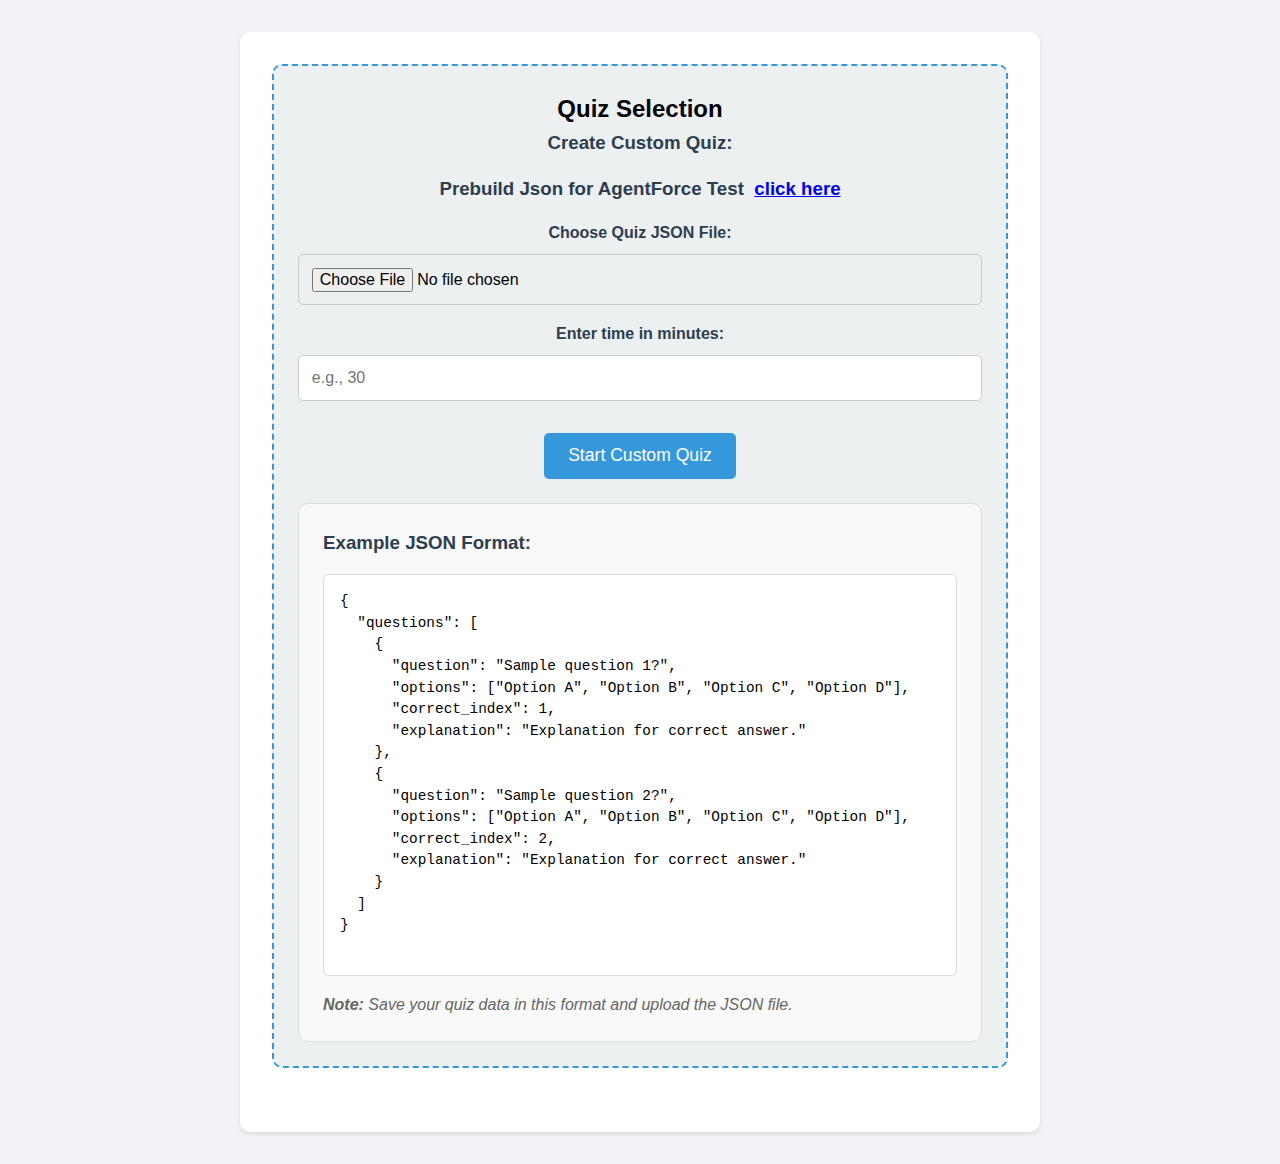
<file: index.html>
<!DOCTYPE html>
<html lang="en">
<head>
    <meta charset="UTF-8">
    <meta name="viewport" content="width=device-width, initial-scale=1.0">
    <title>Quiz Application</title>
    <link rel="stylesheet" href="styles.css">
</head>
<body>
    <div class="container">
        <!-- Upload Section -->
        <div id="upload-section">
            <h2>Quiz Selection</h2>
            
            <!-- Predefined Quizzes -->
            <!-- <div class="predefined-quizzes">
                <h3>Select a Predefined Quiz:</h3>
                <div class="quiz-options">
                    <button onclick="loadPredefinedQuiz('history')">History Quiz (5 mins)</button>
                    <button onclick="loadPredefinedQuiz('science')">Science Quiz (5 mins)</button>
                    <button onclick="loadPredefinedQuiz('math')">Math Quiz (5 mins)</button>
                </div>
            </div> -->

            <!-- <div class="divider">OR</div> -->

            <!-- Custom Quiz Section -->
            <div class="custom-quiz">
                <h3>Create Custom Quiz:</h3>
                <h3>Prebuild Json for AgentForce Test &nbsp;<a href="https://github.com/cksite/quize_app">click here</a></h3>
                <!-- File Upload -->
                <div class="upload-field">
                    <label for="json-upload">Choose Quiz JSON File:</label>
                    <input type="file" id="json-upload" accept=".json">
                </div>

                <!-- Time Input -->
                <div class="upload-field">
                    <label for="time-limit">Enter time in minutes:</label>
                    <input type="number" id="time-limit" placeholder="e.g., 30">
                </div>

                <!-- Start Quiz Button -->
                <button onclick="loadUploadedQuiz()">Start Custom Quiz</button>
            </div>

            <!-- Example JSON Format -->
            <div class="example-json">
                <h3>Example JSON Format:</h3>
                <pre>
{
  "questions": [
    {
      "question": "Sample question 1?",
      "options": ["Option A", "Option B", "Option C", "Option D"],
      "correct_index": 1,  <!-- Index of correct option (0-based) -->
      "explanation": "Explanation for correct answer."
    },
    {
      "question": "Sample question 2?",
      "options": ["Option A", "Option B", "Option C", "Option D"],
      "correct_index": 2,
      "explanation": "Explanation for correct answer."
    }
  ]
}
                </pre>
                <p><strong>Note:</strong> Save your quiz data in this format and upload the JSON file.</p>
            </div>
        </div>

        <!-- Quiz Section (Hidden Initially) -->
        <div id="quiz-section" class="hidden">
            <header>
                <h1 id="quiz-title">Quiz</h1> <!-- Dynamic Quiz Title -->
                <div id="timer">Time Left: 05:00</div>
            </header>

            <!-- Quiz Questions Container -->
            <div id="quiz-container"></div>

            <!-- Submit Button -->
            <div class="controls">
                <button id="submit-btn" onclick="submitQuiz()">Submit Quiz</button>
            </div>

            <!-- Results Section -->
            <div id="results" class="hidden"></div>
        </div>
    </div>

    <script src="script.js"></script>
</body>
</html>
</file>
<file: styles.css>
* {
    box-sizing: border-box;
    margin: 0;
    padding: 0;
    font-family: 'Segoe UI', Tahoma, Geneva, Verdana, sans-serif;
}

body {
    background-color: #f0f2f5;
    line-height: 1.6;
}

.container {
    max-width: 800px;
    margin: 2rem auto;
    padding: 2rem;
    background: white;
    border-radius: 10px;
    box-shadow: 0 2px 4px rgba(0, 0, 0, 0.1);
}

header {
    text-align: center;
    margin-bottom: 2rem;
}

/* Upload Section */
#upload-section {
    text-align: center;
    padding: 1.5rem;
    border: 2px dashed #3498db;
    border-radius: 10px;
    background: #ecf0f1;
    margin-bottom: 2rem;
}

.predefined-quizzes {
    margin-bottom: 2rem;
}

.predefined-quizzes h3 {
    margin-bottom: 1rem;
    color: #2c3e50;
}

.quiz-options {
    display: flex;
    flex-direction: column;
    gap: 1rem;
}

.quiz-options button {
    background: #2ecc71;
    color: white;
    border: none;
    padding: 0.8rem 1.5rem;
    border-radius: 5px;
    cursor: pointer;
    font-size: 1.1rem;
    transition: background 0.3s ease;
}

.quiz-options button:hover {
    background: #27ae60;
}

.divider {
    margin: 1.5rem 0;
    position: relative;
    text-align: center;
    color: #7f8c8d;
    font-weight: bold;
}

.divider::before, .divider::after {
    content: "";
    position: absolute;
    top: 50%;
    width: 45%;
    height: 1px;
    background: #bdc3c7;
}

.divider::before {
    left: 0;
}

.divider::after {
    right: 0;
}

.custom-quiz h3 {
    margin-bottom: 1rem;
    color: #2c3e50;
}

.upload-field {
    margin: 1rem 0;
}

.upload-field label {
    display: block;
    margin-bottom: 0.5rem;
    font-weight: bold;
    color: #2c3e50;
}

.upload-field input {
    display: block;
    width: 100%;
    padding: 0.8rem;
    margin: 0.5rem 0;
    border: 1px solid #ccc;
    border-radius: 5px;
    font-size: 1rem;
}

#upload-section button {
    background: #3498db;
    color: white;
    border: none;
    padding: 0.8rem 1.5rem;
    border-radius: 5px;
    cursor: pointer;
    font-size: 1.1rem;
    margin-top: 1rem;
}

#upload-section button:hover {
    background: #2980b9;
}

/* Example JSON Section */
.example-json {
    margin-top: 1.5rem;
    padding: 1.5rem;
    background: #f9f9f9;
    border: 1px solid #ddd;
    border-radius: 10px;
    text-align: left;
}

.example-json h3 {
    margin-bottom: 1rem;
    color: #2c3e50;
}

.example-json pre {
    background: #fff;
    padding: 1rem;
    border: 1px solid #ddd;
    border-radius: 5px;
    overflow-x: auto;
    font-family: 'Courier New', Courier, monospace;
    font-size: 0.9rem;
    line-height: 1.5;
}

.example-json p {
    margin-top: 1rem;
    font-style: italic;
    color: #666;
}

/* Quiz Section */
.hidden {
    display: none;
}

#quiz-section {
    margin-top: 2rem;
}

#quiz-title {
    color: #2c3e50;
}

#timer {
    font-size: 1.2rem;
    color: #e74c3c;
    margin: 1rem 0;
    font-weight: bold;
}

.question {
    margin: 1.5rem 0;
    padding: 1.5rem;
    border: 1px solid #eee;
    border-radius: 8px;
    background: #f8f9fa;
}

.question h3 {
    margin-bottom: 1rem;
    color: #2c3e50;
}

.options label {
    display: block;
    margin: 0.5rem 0;
    padding: 0.8rem;
    background: #fff;
    border: 1px solid #ddd;
    border-radius: 5px;
    cursor: pointer;
    transition: background 0.3s ease;
}

.options label:hover {
    background: #ecf0f1;
}

.options input[type="radio"] {
    margin-right: 1rem;
}

.controls {
    text-align: center;
    margin: 2rem 0;
}

button {
    background: #3498db;
    color: white;
    border: none;
    padding: 1rem 2rem;
    border-radius: 5px;
    cursor: pointer;
    font-size: 1.1rem;
    transition: background 0.3s ease;
}

button:hover {
    background: #2980b9;
}

/* Results Section */
#results {
    margin-top: 2rem;
}

.result-item {
    margin: 1.5rem 0;
    padding: 1rem;
    border-radius: 5px;
}

.correct {
    background: #d4edda;
    border: 1px solid #c3e6cb;
}

.incorrect {
    background: #f8d7da;
    border: 1px solid #f5c6cb;
}

.result-item h4 {
    margin-bottom: 0.5rem;
    color: #2c3e50;
}

.result-item p {
    margin: 0.5rem 0;
    color: #333;
}

.explanation {
    font-style: italic;
    color: #666;
}
</file>
